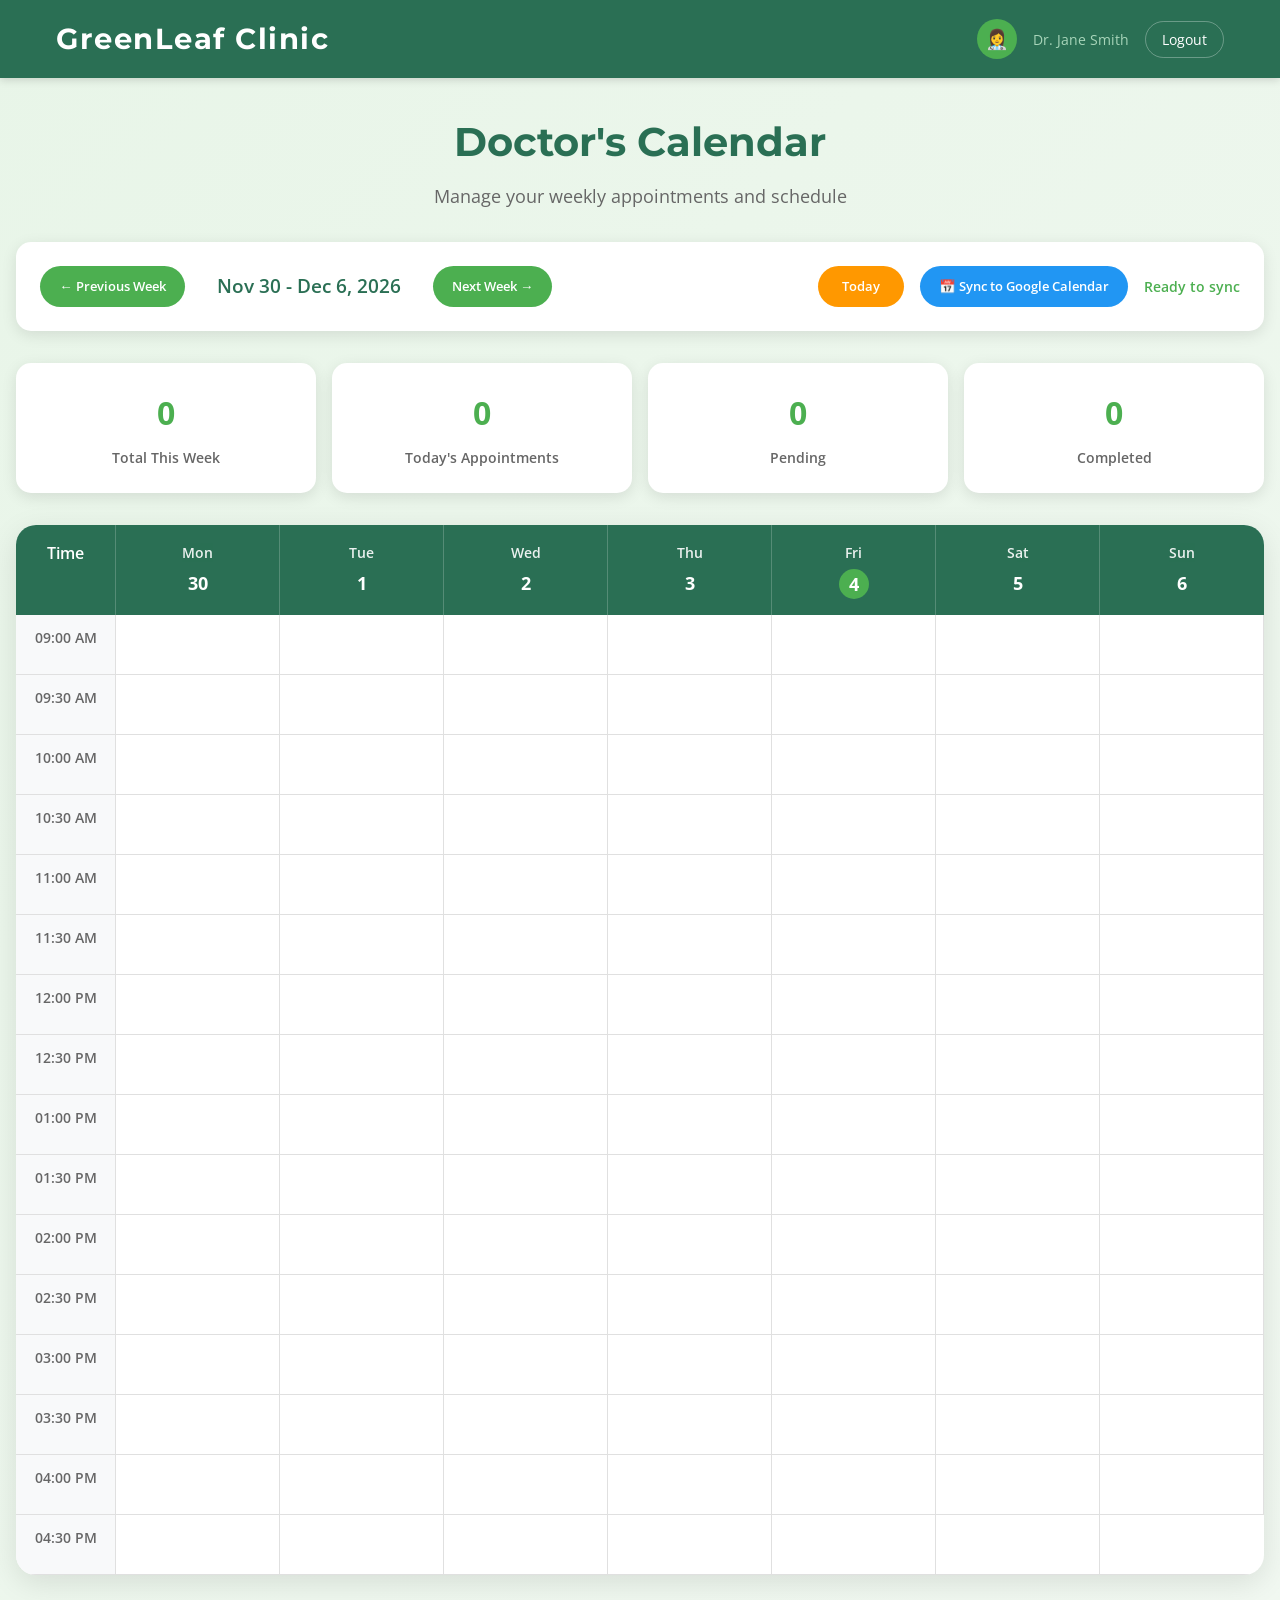
<file: doctor-calendar.html>
<!DOCTYPE html>
<html lang="en">
<head>
  <meta charset="UTF-8">
  <meta name="viewport" content="width=device-width, initial-scale=1.0">
  <title>Doctor Portal - GreenLeaf Clinic</title>
  <link href="https://fonts.googleapis.com/css2?family=Open+Sans:wght@400;600&family=Montserrat:wght@700&display=swap" rel="stylesheet">
  <style>
    * {
      box-sizing: border-box;
      margin: 0;
      padding: 0;
      font-family: 'Open Sans', sans-serif;
    }

    body {
      background: linear-gradient(135deg, #e8f5e8, #f1f8f1);
      color: #2a3d3f;
      line-height: 1.6;
      min-height: 100vh;
    }

    .header {
      background: #2a6f54;
      color: white;
      padding: 1rem 0;
      box-shadow: 0 2px 8px rgba(0,0,0,0.15);
      position: sticky;
      top: 0;
      z-index: 1000;
    }

    .header .container {
      max-width: 1200px;
      margin: 0 auto;
      padding: 0 1rem;
      display: flex;
      justify-content: space-between;
      align-items: center;
    }

    .logo {
      font-family: 'Montserrat', sans-serif;
      font-weight: 700;
      font-size: 1.8rem;
      letter-spacing: 1.5px;
    }

    .doctor-info {
      display: flex;
      align-items: center;
      gap: 1rem;
    }

    .doctor-avatar {
      width: 40px;
      height: 40px;
      border-radius: 50%;
      background: #4caf50;
      display: flex;
      align-items: center;
      justify-content: center;
      font-size: 1.2rem;
      font-weight: bold;
    }

    .doctor-greeting {
      color: #a8d5ba;
      font-size: 0.9rem;
    }

    .logout-btn {
      background: transparent;
      color: white;
      border: 1px solid rgba(255,255,255,0.3);
      padding: 0.5rem 1rem;
      border-radius: 20px;
      cursor: pointer;
      font-size: 0.9rem;
      transition: all 0.3s ease;
    }

    .logout-btn:hover {
      background: rgba(255,255,255,0.1);
      border-color: rgba(255,255,255,0.5);
    }

    .main-container {
      max-width: 1400px;
      margin: 0 auto;
      padding: 2rem 1rem;
    }

    .dashboard-header {
      text-align: center;
      margin-bottom: 2rem;
    }

    .dashboard-header h1 {
      font-family: 'Montserrat', sans-serif;
      font-size: 2.5rem;
      color: #2a6f54;
      margin-bottom: 0.5rem;
    }

    .dashboard-subtitle {
      color: #666;
      font-size: 1.1rem;
      margin-bottom: 1.5rem;
    }

    .calendar-controls {
      display: flex;
      justify-content: space-between;
      align-items: center;
      margin-bottom: 2rem;
      background: white;
      padding: 1.5rem;
      border-radius: 15px;
      box-shadow: 0 4px 15px rgba(0,0,0,0.1);
    }

    .week-navigation {
      display: flex;
      align-items: center;
      gap: 1rem;
    }

    .nav-btn {
      background: #4caf50;
      color: white;
      border: none;
      padding: 0.7rem 1.2rem;
      border-radius: 25px;
      cursor: pointer;
      font-weight: 600;
      transition: all 0.3s ease;
      display: flex;
      align-items: center;
      gap: 0.5rem;
    }

    .nav-btn:hover {
      background: #388e3c;
      transform: translateY(-1px);
      box-shadow: 0 4px 12px rgba(76, 175, 80, 0.3);
    }

    .current-week {
      font-size: 1.2rem;
      font-weight: 600;
      color: #2a6f54;
      margin: 0 1rem;
    }

    .today-btn {
      background: #ff9800;
      color: white;
      border: none;
      padding: 0.7rem 1.5rem;
      border-radius: 25px;
      cursor: pointer;
      font-weight: 600;
      transition: all 0.3s ease;
    }

    .today-btn:hover {
      background: #f57c00;
      transform: translateY(-1px);
      box-shadow: 0 4px 12px rgba(255, 152, 0, 0.3);
    }

    .stats-overview {
      display: grid;
      grid-template-columns: repeat(auto-fit, minmax(200px, 1fr));
      gap: 1rem;
      margin-bottom: 2rem;
    }

    .stat-card {
      background: white;
      padding: 1.5rem;
      border-radius: 15px;
      box-shadow: 0 4px 15px rgba(0,0,0,0.1);
      text-align: center;
      transition: transform 0.3s ease;
    }

    .stat-card:hover {
      transform: translateY(-2px);
    }

    .stat-number {
      font-size: 2rem;
      font-weight: 700;
      color: #4caf50;
      margin-bottom: 0.5rem;
    }

    .stat-label {
      color: #666;
      font-size: 0.9rem;
      font-weight: 600;
    }

    .calendar-container {
      background: white;
      border-radius: 20px;
      box-shadow: 0 8px 30px rgba(0,0,0,0.1);
      overflow: hidden;
    }

    .calendar-header {
      display: grid;
      grid-template-columns: 100px repeat(7, 1fr);
      background: #2a6f54;
      color: white;
    }

    .calendar-cell {
      padding: 1rem;
      text-align: center;
      font-weight: 600;
      border-right: 1px solid rgba(255,255,255,0.2);
    }

    .calendar-cell:last-child {
      border-right: none;
    }

    .day-header {
      display: flex;
      flex-direction: column;
      align-items: center;
      gap: 0.3rem;
    }

    .day-name {
      font-size: 0.9rem;
      opacity: 0.9;
    }

    .day-date {
      font-size: 1.1rem;
      font-weight: 700;
    }

    .today-marker {
      background: #4caf50;
      color: white;
      border-radius: 50%;
      width: 30px;
      height: 30px;
      display: flex;
      align-items: center;
      justify-content: center;
    }

    .calendar-body {
      display: grid;
      grid-template-columns: 100px repeat(7, 1fr);
    }

    .time-slot {
      padding: 0.8rem 0.5rem;
      border-right: 1px solid #e0e0e0;
      border-bottom: 1px solid #e0e0e0;
      font-size: 0.85rem;
      font-weight: 600;
      color: #666;
      background: #f8f9fa;
      text-align: center;
    }

    .appointment-cell {
      border-right: 1px solid #e0e0e0;
      border-bottom: 1px solid #e0e0e0;
      padding: 0.3rem;
      min-height: 60px;
      position: relative;
    }

    .appointment-cell:last-child {
      border-right: none;
    }

    .appointment-block {
      background: linear-gradient(135deg, #4caf50, #66bb6a);
      color: white;
      padding: 0.4rem 0.6rem;
      border-radius: 8px;
      font-size: 0.75rem;
      line-height: 1.2;
      margin-bottom: 0.2rem;
      cursor: pointer;
      transition: all 0.3s ease;
      box-shadow: 0 2px 8px rgba(76, 175, 80, 0.3);
    }

    .appointment-block:hover {
      transform: translateY(-1px);
      box-shadow: 0 4px 12px rgba(76, 175, 80, 0.4);
    }

    .appointment-patient {
      font-weight: 600;
      margin-bottom: 0.2rem;
    }

    .appointment-type {
      opacity: 0.9;
      font-size: 0.7rem;
    }

    .appointment-cancelled {
      background: linear-gradient(135deg, #f44336, #ef5350);
      opacity: 0.7;
    }

    .appointment-completed {
      background: linear-gradient(135deg, #9e9e9e, #bdbdbd);
    }

    .no-appointments {
      display: flex;
      align-items: center;
      justify-content: center;
      color: #999;
      font-style: italic;
      height: 100%;
    }

    .appointment-modal {
      position: fixed;
      top: 0;
      left: 0;
      width: 100%;
      height: 100%;
      background: rgba(0,0,0,0.5);
      display: none;
      justify-content: center;
      align-items: center;
      z-index: 2000;
    }

    .modal-content {
      background: white;
      padding: 2rem;
      border-radius: 20px;
      max-width: 500px;
      width: 90%;
      max-height: 90vh;
      overflow-y: auto;
      box-shadow: 0 15px 40px rgba(0,0,0,0.3);
    }

    .modal-header {
      display: flex;
      justify-content: space-between;
      align-items: center;
      margin-bottom: 1.5rem;
    }

    .modal-title {
      font-family: 'Montserrat', sans-serif;
      font-size: 1.5rem;
      color: #2a6f54;
    }

    .close-btn {
      background: none;
      border: none;
      font-size: 1.5rem;
      cursor: pointer;
      color: #999;
      transition: color 0.3s ease;
    }

    .close-btn:hover {
      color: #666;
    }

    .appointment-details {
      display: grid;
      gap: 1rem;
    }

    .detail-row {
      display: flex;
      justify-content: space-between;
      padding: 0.8rem;
      background: #f8f9fa;
      border-radius: 8px;
    }

    .detail-label {
      font-weight: 600;
      color: #2a6f54;
    }

    .detail-value {
      color: #333;
    }

    .modal-actions {
      display: flex;
      gap: 1rem;
      justify-content: flex-end;
      margin-top: 2rem;
    }

    .action-btn {
      padding: 0.7rem 1.5rem;
      border: none;
      border-radius: 25px;
      cursor: pointer;
      font-weight: 600;
      transition: all 0.3s ease;
    }

    .btn-complete {
      background: #4caf50;
      color: white;
    }

    .btn-complete:hover {
      background: #388e3c;
      transform: translateY(-1px);
    }

    .btn-cancel {
      background: #f44336;
      color: white;
    }

    .btn-cancel:hover {
      background: #d32f2f;
      transform: translateY(-1px);
    }

    .calendar-sync {
      display: flex;
      align-items: center;
      gap: 1rem;
    }

    .sync-btn {
      background: #2196f3;
      color: white;
      border: none;
      padding: 0.7rem 1.2rem;
      border-radius: 25px;
      cursor: pointer;
      font-weight: 600;
      transition: all 0.3s ease;
      display: flex;
      align-items: center;
      gap: 0.5rem;
    }

    .sync-btn:hover {
      background: #1976d2;
      transform: translateY(-1px);
      box-shadow: 0 4px 12px rgba(33, 150, 243, 0.3);
    }

    .sync-status {
      font-size: 0.85rem;
      color: #4caf50;
      font-weight: 600;
    }

    @media (max-width: 1024px) {
      .calendar-header,
      .calendar-body {
        grid-template-columns: 80px repeat(7, 1fr);
      }
      
      .appointment-block {
        font-size: 0.7rem;
        padding: 0.3rem 0.4rem;
      }
    }

    @media (max-width: 768px) {
      .calendar-controls {
        flex-direction: column;
        gap: 1rem;
        text-align: center;
      }
      
      .week-navigation {
        flex-direction: column;
        gap: 0.5rem;
      }
      
      .current-week {
        margin: 0;
      }
      
      .calendar-header,
      .calendar-body {
        grid-template-columns: 60px repeat(7, 1fr);
      }
      
      .appointment-block {
        font-size: 0.65rem;
        padding: 0.2rem 0.3rem;
      }
      
      .day-header {
        font-size: 0.8rem;
      }
    }

    @media (max-width: 480px) {
      .stats-overview {
        grid-template-columns: repeat(2, 1fr);
      }
      
      .calendar-header,
      .calendar-body {
        grid-template-columns: 50px repeat(7, 1fr);
        font-size: 0.8rem;
      }
      
      .appointment-block {
        font-size: 0.6rem;
        padding: 0.2rem;
      }
    }
  </style>
</head>
<body>
  <header class="header">
    <div class="container">
      <div class="logo">GreenLeaf Clinic</div>
      <div class="doctor-info">
        <div class="doctor-avatar" id="doctor-avatar">👨‍⚕️</div>
        <span class="doctor-greeting">Dr. <span id="doctor-name">Loading...</span></span>
        <button class="logout-btn" onclick="logout()">Logout</button>
      </div>
    </div>
  </header>

  <div class="main-container">
    <div class="dashboard-header">
      <h1>Doctor's Calendar</h1>
      <p class="dashboard-subtitle">Manage your weekly appointments and schedule</p>
    </div>

    <div class="calendar-controls">
      <div class="week-navigation">
        <button class="nav-btn" onclick="navigateWeek(-1)">
          ← Previous Week
        </button>
        <span class="current-week" id="current-week">Loading...</span>
        <button class="nav-btn" onclick="navigateWeek(1)">
          Next Week →
        </button>
      </div>
      
      <div class="calendar-sync">
        <button class="today-btn" onclick="goToToday()">Today</button>
        <button class="sync-btn" onclick="syncToGoogleCalendar()">
          📅 Sync to Google Calendar
        </button>
        <span class="sync-status" id="sync-status">Ready to sync</span>
      </div>
    </div>

    <div class="stats-overview">
      <div class="stat-card">
        <div class="stat-number" id="total-appointments">0</div>
        <div class="stat-label">Total This Week</div>
      </div>
      <div class="stat-card">
        <div class="stat-number" id="today-appointments">0</div>
        <div class="stat-label">Today's Appointments</div>
      </div>
      <div class="stat-card">
        <div class="stat-number" id="pending-appointments">0</div>
        <div class="stat-label">Pending</div>
      </div>
      <div class="stat-card">
        <div class="stat-number" id="completed-appointments">0</div>
        <div class="stat-label">Completed</div>
      </div>
    </div>

    <div class="calendar-container">
      <div class="calendar-header">
        <div class="calendar-cell">Time</div>
        <div class="calendar-cell">
          <div class="day-header">
            <div class="day-name">Mon</div>
            <div class="day-date" id="mon-date">1</div>
          </div>
        </div>
        <div class="calendar-cell">
          <div class="day-header">
            <div class="day-name">Tue</div>
            <div class="day-date" id="tue-date">2</div>
          </div>
        </div>
        <div class="calendar-cell">
          <div class="day-header">
            <div class="day-name">Wed</div>
            <div class="day-date" id="wed-date">3</div>
          </div>
        </div>
        <div class="calendar-cell">
          <div class="day-header">
            <div class="day-name">Thu</div>
            <div class="day-date" id="thu-date">4</div>
          </div>
        </div>
        <div class="calendar-cell">
          <div class="day-header">
            <div class="day-name">Fri</div>
            <div class="day-date" id="fri-date">5</div>
          </div>
        </div>
        <div class="calendar-cell">
          <div class="day-header">
            <div class="day-name">Sat</div>
            <div class="day-date" id="sat-date">6</div>
          </div>
        </div>
        <div class="calendar-cell">
          <div class="day-header">
            <div class="day-name">Sun</div>
            <div class="day-date" id="sun-date">7</div>
          </div>
        </div>
      </div>
      
      <div class="calendar-body" id="calendar-body">
        <!-- Calendar grid will be populated by JavaScript -->
      </div>
    </div>
  </div>

  <!-- Appointment Details Modal -->
  <div class="appointment-modal" id="appointment-modal">
    <div class="modal-content">
      <div class="modal-header">
        <h3 class="modal-title">Appointment Details</h3>
        <button class="close-btn" onclick="closeModal()">&times;</button>
      </div>
      
      <div class="appointment-details" id="appointment-details">
        <!-- Details will be populated by JavaScript -->
      </div>
      
      <div class="modal-actions">
        <button class="action-btn btn-complete" onclick="markAsCompleted()">Mark Completed</button>
        <button class="action-btn btn-cancel" onclick="cancelAppointment()">Cancel Appointment</button>
      </div>
    </div>
  </div>

  <script>
    // Calendar state
    let currentWeekStart = new Date();
    let currentDoctor = null;
    let selectedAppointment = null;
    let appointments = [];

    // Working hours (9 AM to 5 PM)
    const workingHours = [
      '09:00 AM', '09:30 AM', '10:00 AM', '10:30 AM', '11:00 AM', '11:30 AM',
      '12:00 PM', '12:30 PM', '01:00 PM', '01:30 PM', '02:00 PM', '02:30 PM',
      '03:00 PM', '03:30 PM', '04:00 PM', '04:30 PM'
    ];

    // Doctor login simulation (in real app, this would come from authentication)
    const doctors = {
      'dr-jane-smith': { name: 'Jane Smith', avatar: '👩‍⚕️' },
      'dr-michael-lee': { name: 'Michael Lee', avatar: '👨‍⚕️' },
      'dr-sarah-khan': { name: 'Sarah Khan', avatar: '👩‍⚕️' }
    };

    // Initialize the calendar
    document.addEventListener('DOMContentLoaded', function() {
      // Simulate doctor login (in real app, get from session/auth)
      const urlParams = new URLSearchParams(window.location.search);
      const doctorId = urlParams.get('doctor') || 'dr-jane-smith';
      currentDoctor = doctors[doctorId];
      
      if (!currentDoctor) {
        alert('Invalid doctor access. Redirecting to login.');
        window.location.href = 'login.html';
        return;
      }

      document.getElementById('doctor-name').textContent = currentDoctor.name;
      document.getElementById('doctor-avatar').textContent = currentDoctor.avatar;

      // Set current week to start of this week (Monday)
      setWeekStart(new Date());
      
      // Load appointments
      loadAppointments();
      
      // Render calendar
      renderCalendar();
    });

    function setWeekStart(date) {
      const d = new Date(date);
      const day = d.getDay();
      const diff = d.getDate() - day + (day === 0 ? -6 : 1); // Adjust when day is Sunday
      currentWeekStart = new Date(d.setDate(diff));
    }

    function loadAppointments() {
      // Load appointments from localStorage (in real app, this would be an API call)
      const allAppointments = JSON.parse(localStorage.getItem('appointments') || '[]');
      
      // Filter appointments for current doctor
      const doctorKey = Object.keys(doctors).find(key => doctors[key].name === currentDoctor.name);
      appointments = allAppointments.filter(apt => apt.doctor === doctorKey);
    }

    function renderCalendar() {
      updateWeekDisplay();
      updateStats();
      generateCalendarGrid();
      populateAppointments();
    }

    function updateWeekDisplay() {
      const endOfWeek = new Date(currentWeekStart);
      endOfWeek.setDate(currentWeekStart.getDate() + 6);
      
      const startStr = currentWeekStart.toLocaleDateString('en-US', { month: 'short', day: 'numeric' });
      const endStr = endOfWeek.toLocaleDateString('en-US', { month: 'short', day: 'numeric', year: 'numeric' });
      
      document.getElementById('current-week').textContent = `${startStr} - ${endStr}`;

      // Update day headers
      const days = ['mon', 'tue', 'wed', 'thu', 'fri', 'sat', 'sun'];
      const today = new Date();
      
      for (let i = 0; i < 7; i++) {
        const dayDate = new Date(currentWeekStart);
        dayDate.setDate(currentWeekStart.getDate() + i);
        
        const dateElement = document.getElementById(`${days[i]}-date`);
        const isToday = dayDate.toDateString() === today.toDateString();
        
        if (isToday) {
          dateElement.innerHTML = `<div class="today-marker">${dayDate.getDate()}</div>`;
        } else {
          dateElement.textContent = dayDate.getDate();
        }
      }
    }

    function updateStats() {
      const weekStart = new Date(currentWeekStart);
      const weekEnd = new Date(currentWeekStart);
      weekEnd.setDate(weekStart.getDate() + 7);
      
      const today = new Date().toDateString();
      
      // Filter appointments for current week
      const weekAppointments = appointments.filter(apt => {
        const aptDate = new Date(apt.date);
        return aptDate >= weekStart && aptDate < weekEnd;
      });
      
      const todayAppointments = weekAppointments.filter(apt => 
        new Date(apt.date).toDateString() === today
      );
      
      const pendingAppointments = weekAppointments.filter(apt => 
        apt.status === 'confirmed' && new Date(apt.date) >= new Date()
      );
      
      const completedAppointments = weekAppointments.filter(apt => 
        apt.status === 'completed'
      );

      document.getElementById('total-appointments').textContent = weekAppointments.length;
      document.getElementById('today-appointments').textContent = todayAppointments.length;
      document.getElementById('pending-appointments').textContent = pendingAppointments.length;
      document.getElementById('completed-appointments').textContent = completedAppointments.length;
    }

    function generateCalendarGrid() {
      const calendarBody = document.getElementById('calendar-body');
      calendarBody.innerHTML = '';

      workingHours.forEach(hour => {
        // Time slot cell
        const timeCell = document.createElement('div');
        timeCell.className = 'time-slot';
        timeCell.textContent = hour;
        calendarBody.appendChild(timeCell);

        // Day cells for this hour
        for (let day = 0; day < 7; day++) {
          const dayCell = document.createElement('div');
          dayCell.className = 'appointment-cell';
          dayCell.dataset.day = day;
          dayCell.dataset.time = hour;
          calendarBody.appendChild(dayCell);
        }
      });
    }

    function populateAppointments() {
      // Clear existing appointments
      document.querySelectorAll('.appointment-block').forEach(block => block.remove());

      appointments.forEach(appointment => {
        const aptDate = new Date(appointment.date);
        const weekStart = new Date(currentWeekStart);
        const weekEnd = new Date(currentWeekStart);
        weekEnd.setDate(weekStart.getDate() + 7);

        // Check if appointment is in current week
        if (aptDate >= weekStart && aptDate < weekEnd) {
          const dayOfWeek = aptDate.getDay();
          const adjustedDay = dayOfWeek === 0 ? 6 : dayOfWeek - 1; // Convert Sunday=0 to Sunday=6
          
          const cell = document.querySelector(`[data-day="${adjustedDay}"][data-time="${appointment.time}"]`);
          
          if (cell) {
            const appointmentBlock = document.createElement('div');
            appointmentBlock.className = 'appointment-block';
            
            if (appointment.status === 'cancelled') {
              appointmentBlock.classList.add('appointment-cancelled');
            } else if (appointment.status === 'completed') {
              appointmentBlock.classList.add('appointment-completed');
            }
            
            appointmentBlock.innerHTML = `
              <div class="appointment-patient">${appointment.patient}</div>
              <div class="appointment-type">${appointment.visitTypeName}</div>
            `;
            
            appointmentBlock.onclick = () => showAppointmentDetails(appointment);
            cell.appendChild(appointmentBlock);
          }
        }
      });
    }

    function showAppointmentDetails(appointment) {
      selectedAppointment = appointment;
      
      const formattedDate = new Date(appointment.date).toLocaleDateString('en-US', {
        weekday: 'long',
        year: 'numeric',
        month: 'long',
        day: 'numeric'
      });

      const detailsContainer = document.getElementById('appointment-details');
      detailsContainer.innerHTML = `
        <div class="detail-row">
          <span class="detail-label">Patient:</span>
          <span class="detail-value">${appointment.patient}</span>
        </div>
        <div class="detail-row">
          <span class="detail-label">Date:</span>
          <span class="detail-value">${formattedDate}</span>
        </div>
        <div class="detail-row">
          <span class="detail-label">Time:</span>
          <span class="detail-value">${appointment.time}</span>
        </div>
        <div class="detail-row">
          <span class="detail-label">Visit Type:</span>
          <span class="detail-value">${appointment.visitTypeName}</span>
        </div>
        <div class="detail-row">
          <span class="detail-label">Contact Method:</span>
          <span class="detail-value">${appointment.contactMethodName}</span>
        </div>
        <div class="detail-row">
          <span class="detail-label">Status:</span>
          <span class="detail-value">${appointment.status}</span>
        </div>
        ${appointment.symptoms ? `
          <div class="detail-row">
            <span class="detail-label">Symptoms:</span>
            <span class="detail-value">${appointment.symptoms}</span>
          </div>
        ` : ''}
        <div class="detail-row">
          <span class="detail-label">Appointment ID:</span>
          <span class="detail-value">${appointment.id}</span>
        </div>
      `;

      document.getElementById('appointment-modal').style.display = 'flex';
    }

    function closeModal() {
      document.getElementById('appointment-modal').style.display = 'none';
      selectedAppointment = null;
    }

    function markAsCompleted() {
      if (!selectedAppointment) return;

      const allAppointments = JSON.parse(localStorage.getItem('appointments') || '[]');
      const index = allAppointments.findIndex(apt => apt.id === selectedAppointment.id);
      
      if (index !== -1) {
        allAppointments[index].status = 'completed';
        localStorage.setItem('appointments', JSON.stringify(allAppointments));
        
        alert(`Appointment for ${selectedAppointment.patient} marked as completed.`);
        
        // Refresh calendar
        loadAppointments();
        renderCalendar();
        closeModal();
      }
    }

    function cancelAppointment() {
      if (!selectedAppointment) return;
      
      if (confirm(`Are you sure you want to cancel the appointment for ${selectedAppointment.patient}?`)) {
        const allAppointments = JSON.parse(localStorage.getItem('appointments') || '[]');
        const index = allAppointments.findIndex(apt => apt.id === selectedAppointment.id);
        
        if (index !== -1) {
          allAppointments[index].status = 'cancelled';
          localStorage.setItem('appointments', JSON.stringify(allAppointments));
          
          alert(`Appointment for ${selectedAppointment.patient} has been cancelled.`);
          
          // Refresh calendar
          loadAppointments();
          renderCalendar();
          closeModal();
        }
      }
    }

    function navigateWeek(direction) {
      const newWeekStart = new Date(currentWeekStart);
      newWeekStart.setDate(currentWeekStart.getDate() + (direction * 7));
      currentWeekStart = newWeekStart;
      renderCalendar();
    }

    function goToToday() {
      setWeekStart(new Date());
      renderCalendar();
    }

    function syncToGoogleCalendar() {
      // This function would integrate with Google Calendar API
      const syncStatus = document.getElementById('sync-status');
      syncStatus.textContent = 'Syncing...';
      syncStatus.style.color = '#ff9800';
      
      // Simulate API call
      setTimeout(() => {
        // In a real implementation, this would:
        // 1. Authenticate with Google Calendar API
        // 2. Create/update calendar events for appointments
        // 3. Handle conflicts and duplicates
        
        const weekStart = new Date(currentWeekStart);
        const weekEnd = new Date(currentWeekStart);
        weekEnd.setDate(weekStart.getDate() + 7);
        
        const weekAppointments = appointments.filter(apt => {
          const aptDate = new Date(apt.date);
          return aptDate >= weekStart && aptDate < weekEnd && apt.status !== 'cancelled';
        });
        
        // Simulate Google Calendar API integration
        syncToGoogleCalendarAPI(weekAppointments).then(() => {
          syncStatus.textContent = `Synced ${weekAppointments.length} appointments`;
          syncStatus.style.color = '#4caf50';
          
          setTimeout(() => {
            syncStatus.textContent = 'Ready to sync';
            syncStatus.style.color = '#4caf50';
          }, 3000);
        });
      }, 1500);
    }

    async function syncToGoogleCalendarAPI(appointmentsToSync) {
      // This is a placeholder for Google Calendar API integration
      // In a real implementation, you would:
      
      return new Promise((resolve) => {
        console.log('Syncing appointments to Google Calendar:', appointmentsToSync);
        
        appointmentsToSync.forEach(appointment => {
          const event = {
            summary: `Patient: ${appointment.patient}`,
            description: `
              Visit Type: ${appointment.visitTypeName}
              Contact Method: ${appointment.contactMethodName}
              ${appointment.symptoms ? `Symptoms: ${appointment.symptoms}` : ''}
              Appointment ID: ${appointment.id}
            `,
            start: {
              dateTime: convertToGoogleDateTime(appointment.date, appointment.time),
              timeZone: 'America/Toronto'
            },
            end: {
              dateTime: convertToGoogleDateTime(appointment.date, appointment.time, 30), // 30 min duration
              timeZone: 'America/Toronto'
            },
            attendees: [
              {
                email: `${appointment.patient.toLowerCase().replace(' ', '.')}@example.com`,
                displayName: appointment.patient
              }
            ],
            reminders: {
              useDefault: false,
              overrides: [
                { method: 'email', minutes: 24 * 60 }, // 24 hours before
                { method: 'popup', minutes: 30 }       // 30 minutes before
              ]
            }
          };
          
          console.log('Would create Google Calendar event:', event);
        });
        
        // Simulate API delay
        setTimeout(resolve, 1000);
      });
    }

    function convertToGoogleDateTime(date, time, additionalMinutes = 0) {
      // Convert appointment date and time to Google Calendar format
      const [timePart, period] = time.split(' ');
      const [hours, minutes] = timePart.split(':');
      
      let hour24 = parseInt(hours);
      if (period === 'PM' && hour24 !== 12) hour24 += 12;
      if (period === 'AM' && hour24 === 12) hour24 = 0;
      
      const dateTime = new Date(date);
      dateTime.setHours(hour24, parseInt(minutes) + additionalMinutes, 0, 0);
      
      return dateTime.toISOString();
    }

    function logout() {
      if (confirm('Are you sure you want to logout?')) {
        // Clear doctor session
        window.location.href = 'index.html';
      }
    }

    // Close modal when clicking outside
    document.getElementById('appointment-modal').addEventListener('click', function(e) {
      if (e.target === this) {
        closeModal();
      }
    });

    // Keyboard shortcuts
    document.addEventListener('keydown', function(e) {
      if (e.key === 'Escape') {
        closeModal();
      } else if (e.key === 'ArrowLeft' && e.ctrlKey) {
        navigateWeek(-1);
      } else if (e.key === 'ArrowRight' && e.ctrlKey) {
        navigateWeek(1);
      } else if (e.key === 't' && e.ctrlKey) {
        e.preventDefault();
        goToToday();
      }
    });

    // Auto-refresh appointments every 5 minutes (in case of new bookings)
    setInterval(() => {
      loadAppointments();
      renderCalendar();
    }, 5 * 60 * 1000);

    // Sample data generator for testing (remove in production)
    function generateSampleAppointments() {
      const sampleAppointments = [
        {
          id: 'APT' + Date.now() + '001',
          patient: 'John Doe',
          doctor: 'dr-jane-smith',
          doctorName: 'Dr. Jane Smith - General Practitioner',
          date: new Date().toISOString().split('T')[0],
          time: '09:00 AM',
          visitType: 'routine-checkup',
          visitTypeName: 'Routine Checkup',
          symptoms: 'Annual health checkup',
          contactMethod: 'phone',
          contactMethodName: 'Phone Call',
          status: 'confirmed',
          timestamp: new Date().toISOString()
        },
        {
          id: 'APT' + Date.now() + '002',
          patient: 'Sarah Wilson',
          doctor: 'dr-jane-smith',
          doctorName: 'Dr. Jane Smith - General Practitioner',
          date: new Date().toISOString().split('T')[0],
          time: '10:30 AM',
          visitType: 'consultation',
          visitTypeName: 'New Consultation',
          symptoms: 'Flu-like symptoms',
          contactMethod: 'email',
          contactMethodName: 'Email',
          status: 'confirmed',
          timestamp: new Date().toISOString()
        }
      ];

      // Add sample appointments if none exist
      const existingAppointments = JSON.parse(localStorage.getItem('appointments') || '[]');
      if (existingAppointments.length === 0) {
        localStorage.setItem('appointments', JSON.stringify(sampleAppointments));
        console.log('Sample appointments generated for testing');
      }
    }

    // Uncomment the line below to generate sample data for testing
    // generateSampleAppointments();
  </script>
</body>
</html>
</file>
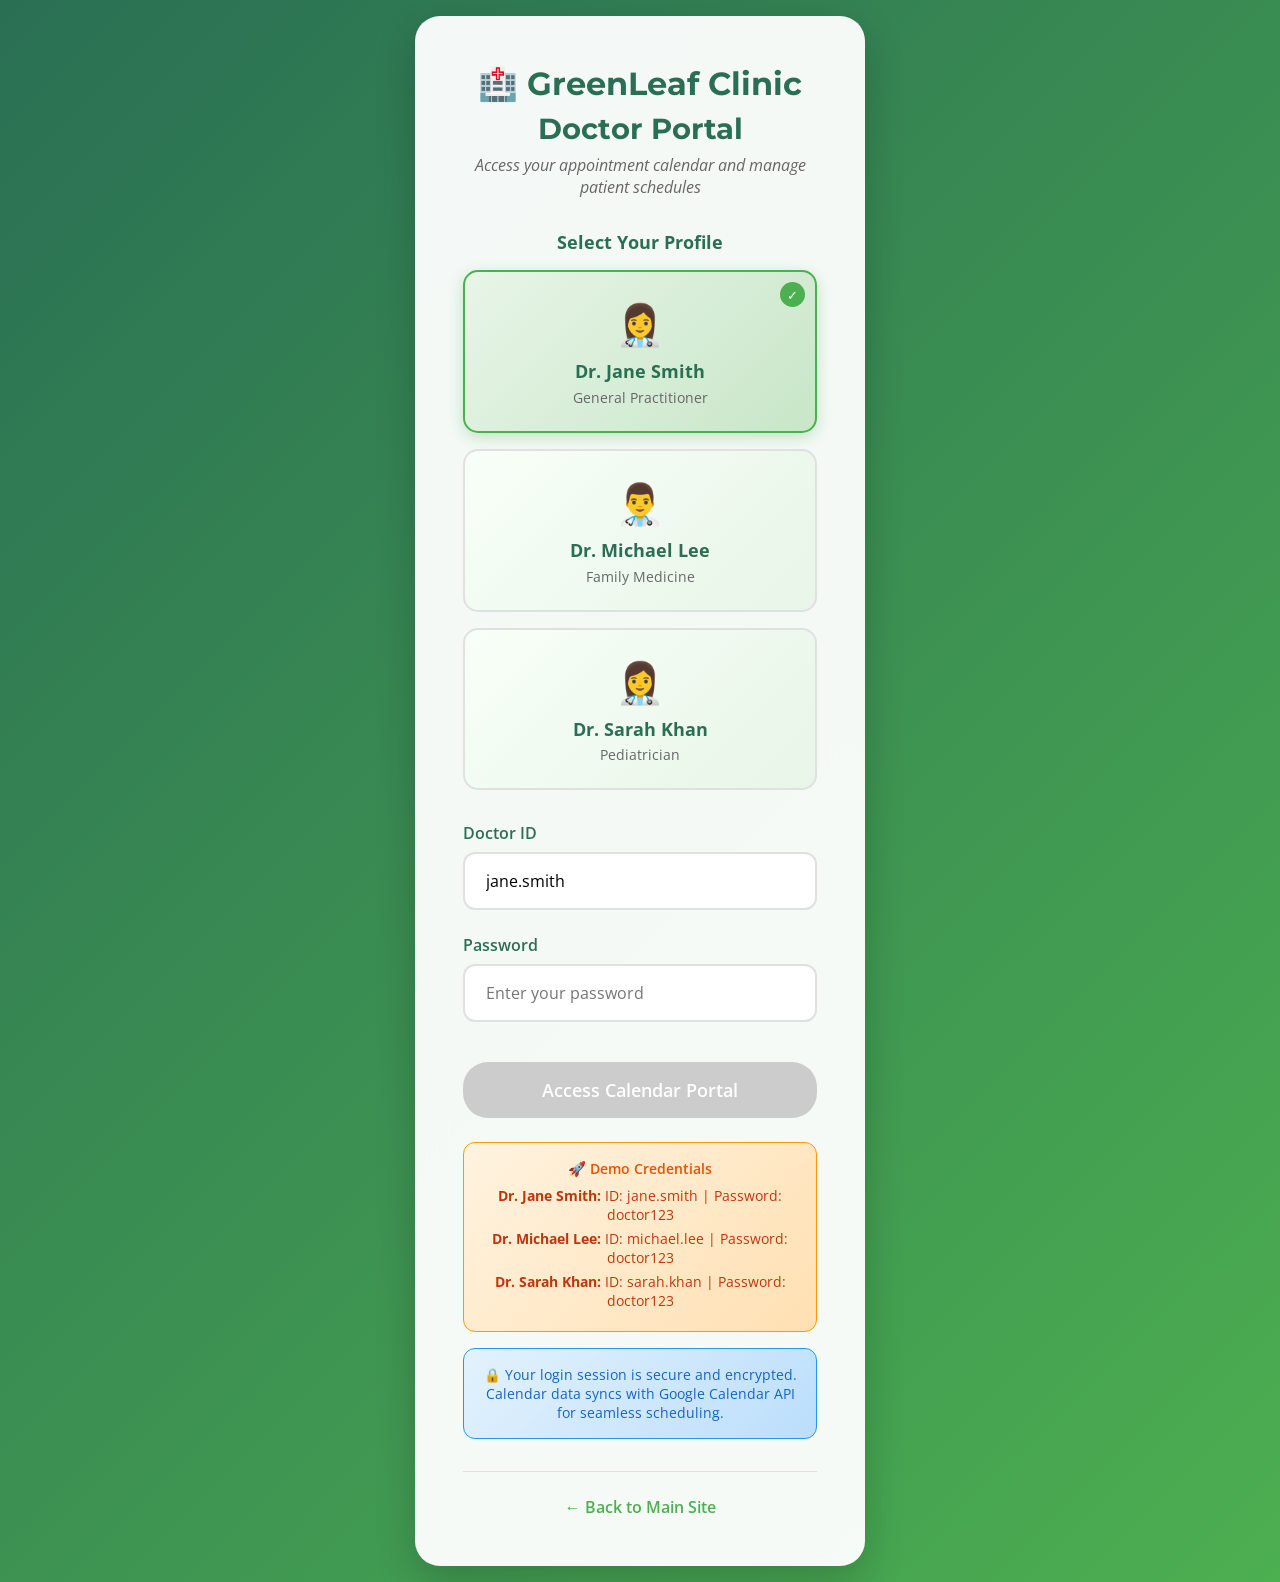
<file: doctor-login.html>
<!DOCTYPE html>
<html lang="en">
<head>
  <meta charset="UTF-8">
  <meta name="viewport" content="width=device-width, initial-scale=1.0">
  <title>Doctor Portal Login - GreenLeaf Clinic</title>
  <link href="https://fonts.googleapis.com/css2?family=Open+Sans:wght@400;600&family=Montserrat:wght@700&display=swap" rel="stylesheet">
  <style>
    * {
      box-sizing: border-box;
      margin: 0;
      padding: 0;
      font-family: 'Open Sans', sans-serif;
    }

    body {
      background: linear-gradient(135deg, #2a6f54, #4caf50);
      min-height: 100vh;
      display: flex;
      align-items: center;
      justify-content: center;
      padding: 1rem;
    }

    .login-container {
      background: rgba(255, 255, 255, 0.95);
      backdrop-filter: blur(15px);
      padding: 3rem;
      border-radius: 25px;
      box-shadow: 0 15px 40px rgba(0,0,0,0.2);
      max-width: 450px;
      width: 100%;
      text-align: center;
      opacity: 0;
      animation: fadeInUp 0.8s ease-out forwards;
    }

    .clinic-logo {
      font-family: 'Montserrat', sans-serif;
      font-size: 2rem;
      color: #2a6f54;
      margin-bottom: 0.5rem;
      font-weight: 700;
    }

    .portal-title {
      font-family: 'Montserrat', sans-serif;
      font-size: 1.8rem;
      color: #2a6f54;
      margin-bottom: 0.5rem;
    }

    .portal-subtitle {
      color: #666;
      margin-bottom: 2rem;
      font-style: italic;
    }

    .doctor-selection {
      margin-bottom: 2rem;
    }

    .doctor-cards {
      display: grid;
      gap: 1rem;
      margin-bottom: 1.5rem;
    }

    .doctor-card {
      background: linear-gradient(135deg, #f8fff8, #e8f5e8);
      border: 2px solid #e0e0e0;
      border-radius: 15px;
      padding: 1.5rem;
      cursor: pointer;
      transition: all 0.3s ease;
      position: relative;
    }

    .doctor-card:hover {
      border-color: #4caf50;
      transform: translateY(-2px);
      box-shadow: 0 8px 25px rgba(76, 175, 80, 0.2);
    }

    .doctor-card.selected {
      border-color: #4caf50;
      background: linear-gradient(135deg, #e8f5e8, #c8e6c8);
      box-shadow: 0 4px 15px rgba(76, 175, 80, 0.3);
    }

    .doctor-avatar {
      font-size: 2.5rem;
      margin-bottom: 0.5rem;
    }

    .doctor-name {
      font-weight: 700;
      color: #2a6f54;
      font-size: 1.1rem;
      margin-bottom: 0.3rem;
    }

    .doctor-specialty {
      color: #666;
      font-size: 0.9rem;
    }

    .selected-indicator {
      position: absolute;
      top: 10px;
      right: 10px;
      background: #4caf50;
      color: white;
      border-radius: 50%;
      width: 25px;
      height: 25px;
      display: none;
      align-items: center;
      justify-content: center;
      font-size: 0.8rem;
    }

    .doctor-card.selected .selected-indicator {
      display: flex;
    }

    .login-form {
      display: flex;
      flex-direction: column;
      gap: 1.5rem;
    }

    .form-group {
      text-align: left;
    }

    .form-group label {
      display: block;
      color: #2a6f54;
      font-weight: 600;
      margin-bottom: 0.5rem;
    }

    .form-group input {
      width: 100%;
      padding: 1rem 1.3rem;
      border: 2px solid #e0e0e0;
      border-radius: 12px;
      font-size: 1rem;
      transition: all 0.3s ease;
    }

    .form-group input:focus {
      outline: none;
      border-color: #4caf50;
      box-shadow: 0 0 0 3px rgba(76, 175, 80, 0.1);
    }

    .login-btn {
      background: linear-gradient(135deg, #4caf50, #388e3c);
      color: white;
      padding: 1rem 2rem;
      border: none;
      border-radius: 25px;
      font-size: 1.1rem;
      font-weight: 600;
      cursor: pointer;
      transition: all 0.3s ease;
      margin-top: 1rem;
    }

    .login-btn:hover:not(:disabled) {
      transform: translateY(-2px);
      box-shadow: 0 8px 25px rgba(76, 175, 80, 0.4);
    }

    .login-btn:disabled {
      background: #ccc;
      cursor: not-allowed;
    }

    .demo-credentials {
      background: linear-gradient(135deg, #fff3e0, #ffe0b2);
      border: 1px solid #ff9800;
      border-radius: 12px;
      padding: 1rem;
      margin-top: 1.5rem;
      font-size: 0.9rem;
    }

    .demo-title {
      font-weight: 600;
      color: #e65100;
      margin-bottom: 0.5rem;
    }

    .demo-item {
      margin: 0.3rem 0;
      color: #bf360c;
    }

    .back-link {
      margin-top: 2rem;
      padding-top: 1.5rem;
      border-top: 1px solid #e0e0e0;
    }

    .back-link a {
      color: #4caf50;
      text-decoration: none;
      font-weight: 600;
      transition: color 0.3s ease;
    }

    .back-link a:hover {
      color: #388e3c;
    }

    .security-info {
      background: linear-gradient(135deg, #e3f2fd, #bbdefb);
      border: 1px solid #2196f3;
      border-radius: 12px;
      padding: 1rem;
      margin-top: 1rem;
      font-size: 0.85rem;
      color: #1565c0;
    }

    @keyframes fadeInUp {
      from {
        opacity: 0;
        transform: translateY(30px);
      }
      to {
        opacity: 1;
        transform: translateY(0);
      }
    }

    @media (max-width: 768px) {
      .login-container {
        padding: 2rem 1.5rem;
        margin: 1rem;
      }
      
      .portal-title {
        font-size: 1.5rem;
      }
      
      .doctor-avatar {
        font-size: 2rem;
      }
    }
  </style>
</head>
<body>
  <div class="login-container">
    <div class="clinic-logo">🏥 GreenLeaf Clinic</div>
    <h2 class="portal-title">Doctor Portal</h2>
    <p class="portal-subtitle">Access your appointment calendar and manage patient schedules</p>
    
    <div class="doctor-selection">
      <h3 style="color: #2a6f54; margin-bottom: 1rem; font-size: 1.1rem;">Select Your Profile</h3>
      <div class="doctor-cards">
        <div class="doctor-card" data-doctor="dr-jane-smith" onclick="selectDoctor(this)">
          <div class="selected-indicator">✓</div>
          <div class="doctor-avatar">👩‍⚕️</div>
          <div class="doctor-name">Dr. Jane Smith</div>
          <div class="doctor-specialty">General Practitioner</div>
        </div>
        
        <div class="doctor-card" data-doctor="dr-michael-lee" onclick="selectDoctor(this)">
          <div class="selected-indicator">✓</div>
          <div class="doctor-avatar">👨‍⚕️</div>
          <div class="doctor-name">Dr. Michael Lee</div>
          <div class="doctor-specialty">Family Medicine</div>
        </div>
        
        <div class="doctor-card" data-doctor="dr-sarah-khan" onclick="selectDoctor(this)">
          <div class="selected-indicator">✓</div>
          <div class="doctor-avatar">👩‍⚕️</div>
          <div class="doctor-name">Dr. Sarah Khan</div>
          <div class="doctor-specialty">Pediatrician</div>
        </div>
      </div>
    </div>

    <form class="login-form" onsubmit="handleLogin(event)">
      <div class="form-group">
        <label for="doctor-id">Doctor ID</label>
        <input type="text" id="doctor-id" placeholder="Enter your doctor ID" required>
      </div>
      
      <div class="form-group">
        <label for="password">Password</label>
        <input type="password" id="password" placeholder="Enter your password" required>
      </div>
      
      <button type="submit" class="login-btn" id="login-btn" disabled>
        Access Calendar Portal
      </button>
    </form>

    <div class="demo-credentials">
      <div class="demo-title">🚀 Demo Credentials</div>
      <div class="demo-item"><strong>Dr. Jane Smith:</strong> ID: jane.smith | Password: doctor123</div>
      <div class="demo-item"><strong>Dr. Michael Lee:</strong> ID: michael.lee | Password: doctor123</div>
      <div class="demo-item"><strong>Dr. Sarah Khan:</strong> ID: sarah.khan | Password: doctor123</div>
    </div>

    <div class="security-info">
      🔒 Your login session is secure and encrypted. Calendar data syncs with Google Calendar API for seamless scheduling.
    </div>

    <div class="back-link">
      <a href="index.html">← Back to Main Site</a>
    </div>
  </div>

  <script>
    let selectedDoctorId = null;

    // Doctor credentials (in production, this would be handled by a secure backend)
    const doctorCredentials = {
      'dr-jane-smith': { id: 'jane.smith', password: 'doctor123', name: 'Dr. Jane Smith' },
      'dr-michael-lee': { id: 'michael.lee', password: 'doctor123', name: 'Dr. Michael Lee' },
      'dr-sarah-khan': { id: 'sarah.khan', password: 'doctor123', name: 'Dr. Sarah Khan' }
    };

    function selectDoctor(cardElement) {
      // Remove selection from all cards
      document.querySelectorAll('.doctor-card').forEach(card => {
        card.classList.remove('selected');
      });
      
      // Select the clicked card
      cardElement.classList.add('selected');
      selectedDoctorId = cardElement.dataset.doctor;
      
      // Auto-fill the doctor ID field
      const doctor = doctorCredentials[selectedDoctorId];
      if (doctor) {
        document.getElementById('doctor-id').value = doctor.id;
        updateLoginButton();
      }
    }

    function updateLoginButton() {
      const doctorId = document.getElementById('doctor-id').value;
      const password = document.getElementById('password').value;
      const loginBtn = document.getElementById('login-btn');
      
      if (doctorId && password && selectedDoctorId) {
        loginBtn.disabled = false;
      } else {
        loginBtn.disabled = true;
      }
    }

    function handleLogin(event) {
      event.preventDefault();
      
      const doctorId = document.getElementById('doctor-id').value.trim();
      const password = document.getElementById('password').value.trim();
      
      if (!selectedDoctorId) {
        alert('Please select a doctor profile first.');
        return;
      }
      
      const doctor = doctorCredentials[selectedDoctorId];
      
      if (!doctor) {
        alert('Invalid doctor selection.');
        return;
      }
      
      // Validate credentials
      if (doctorId === doctor.id && password === doctor.password) {
        // Successful login
        showLoginSuccess(doctor.name);
        
        // Redirect to calendar portal with doctor parameter
        setTimeout(() => {
          window.location.href = `doctor-calendar.html?doctor=${selectedDoctorId}`;
        }, 2000);
      } else {
        alert('Invalid credentials. Please check your Doctor ID and password.');
        document.getElementById('password').value = '';
      }
    }

    function showLoginSuccess(doctorName) {
      const loginBtn = document.getElementById('login-btn');
      loginBtn.innerHTML = '✓ Login Successful! Redirecting...';
      loginBtn.style.background = '#4caf50';
      loginBtn.disabled = true;
      
      // Show success message
      const container = document.querySelector('.login-container');
      const successMessage = document.createElement('div');
      successMessage.style.cssText = `
        background: linear-gradient(135deg, #c8e6c8, #a5d6a5);
        border: 2px solid #4caf50;
        border-radius: 12px;
        padding: 1rem;
        margin-top: 1rem;
        color: #2e7d32;
        font-weight: 600;
        text-align: center;
      `;
      successMessage.innerHTML = `
        🎉 Welcome, ${doctorName}!<br>
        <small style="font-weight: normal; opacity: 0.8;">Loading your calendar portal...</small>
      `;
      container.appendChild(successMessage);
    }

    // Add event listeners for real-time validation
    document.getElementById('doctor-id').addEventListener('input', updateLoginButton);
    document.getElementById('password').addEventListener('input', updateLoginButton);

    // Auto-select first doctor for demo purposes
    document.addEventListener('DOMContentLoaded', function() {
      const firstCard = document.querySelector('.doctor-card');
      if (firstCard) {
        selectDoctor(firstCard);
      }
    });

    // Handle Enter key submission
    document.getElementById('password').addEventListener('keypress', function(e) {
      if (e.key === 'Enter' && !document.getElementById('login-btn').disabled) {
        handleLogin(e);
      }
    });

    // Handle doctor ID field changes to auto-select corresponding doctor
    document.getElementById('doctor-id').addEventListener('input', function(e) {
      const enteredId = e.target.value.trim();
      
      // Find matching doctor
      for (const [doctorKey, doctor] of Object.entries(doctorCredentials)) {
        if (doctor.id === enteredId) {
          const card = document.querySelector(`[data-doctor="${doctorKey}"]`);
          if (card) {
            selectDoctor(card);
          }
          break;
        }
      }
    });
  </script>
</body>
</html>
</file>
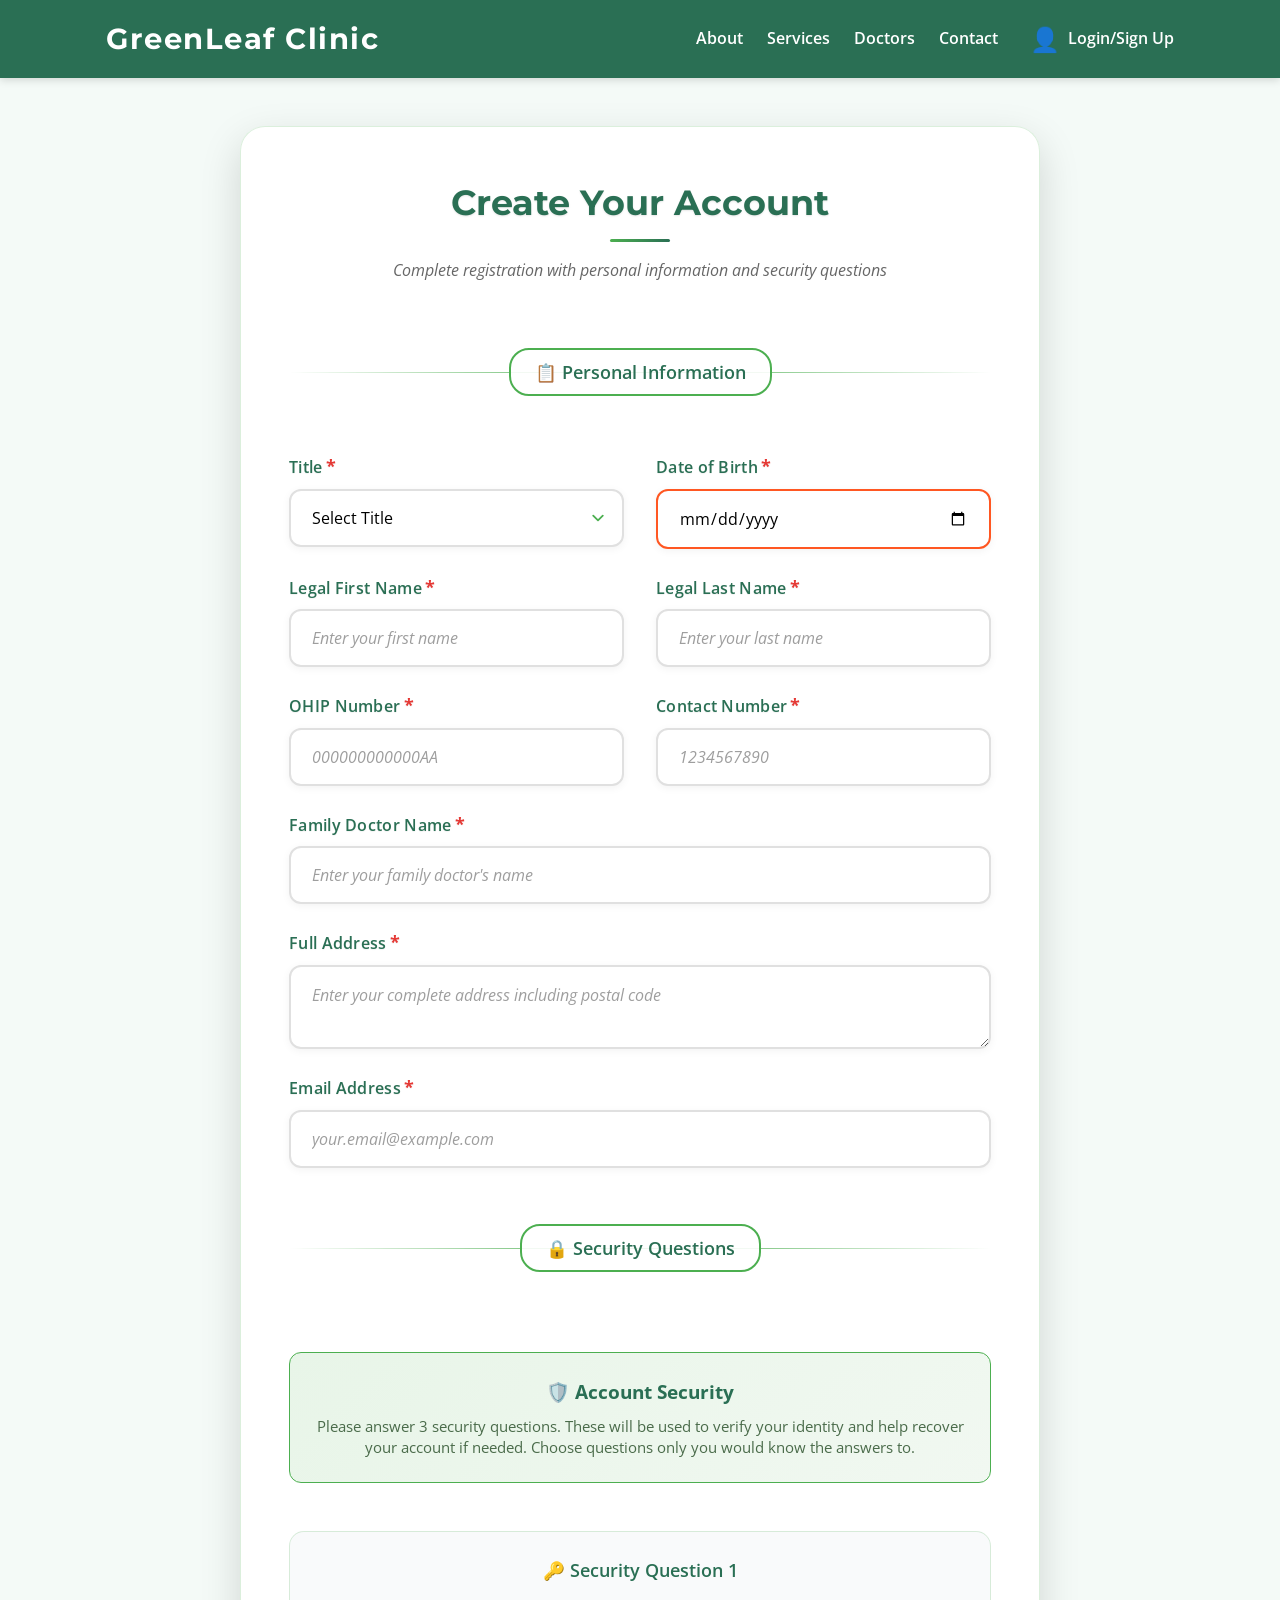
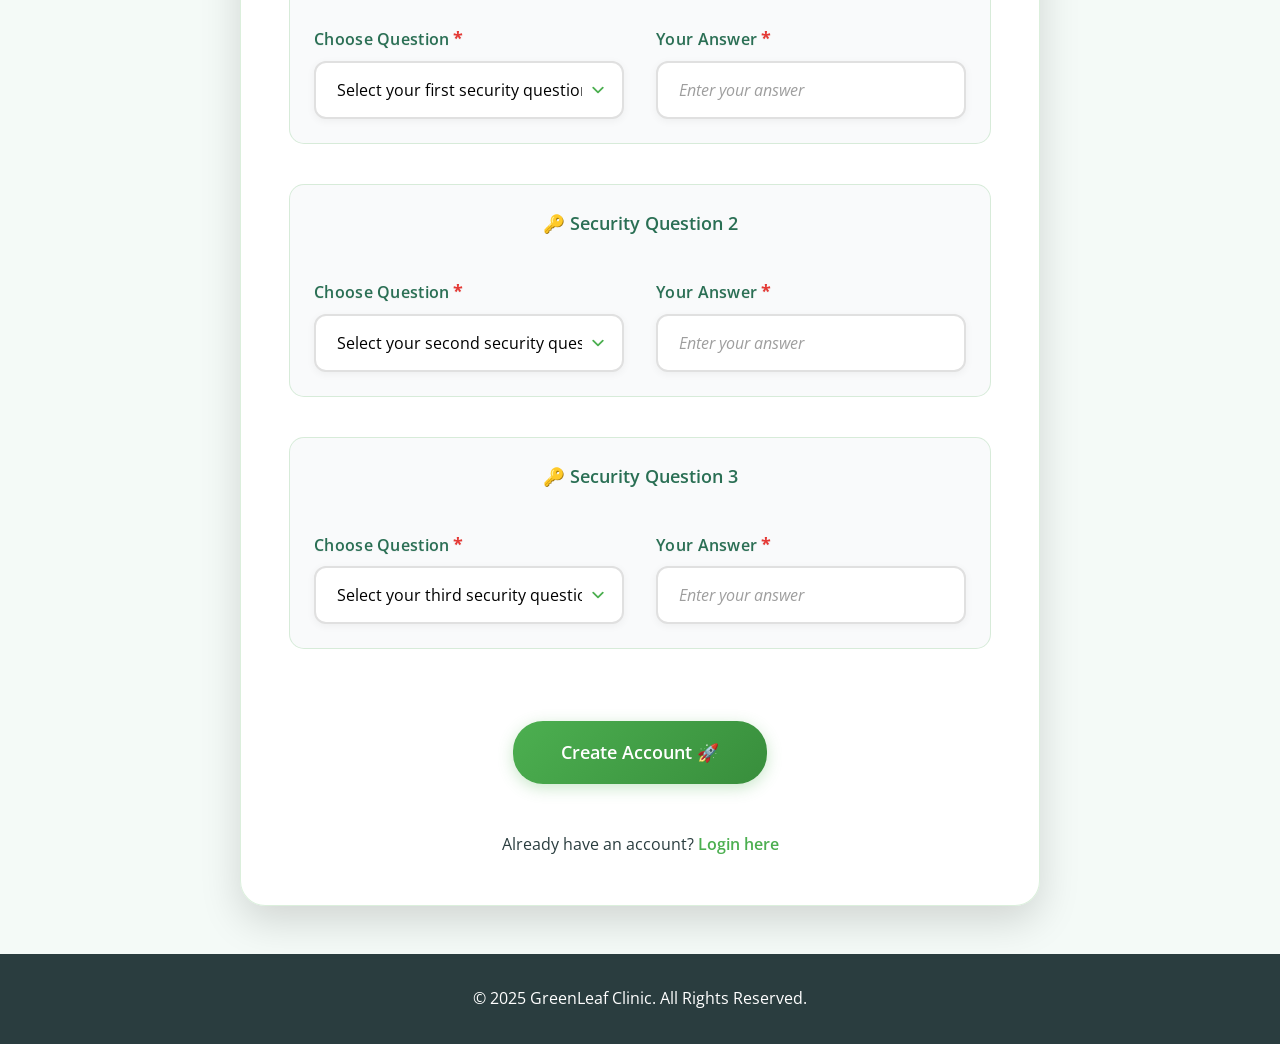
<file: register.html>
<!DOCTYPE html>
<html lang="en">
<head>
  <meta charset="UTF-8">
  <meta name="viewport" content="width=device-width, initial-scale=1.0">
  <title>Register - GreenLeaf Clinic</title>
  <link href="https://fonts.googleapis.com/css2?family=Open+Sans:wght@400;600&family=Montserrat:wght@700&display=swap" rel="stylesheet">
  <style>
    * {
      box-sizing: border-box;
      margin: 0;
      padding: 0;
      font-family: 'Open Sans', sans-serif;
    }

    body {
      background-color: #f4faf7;
      color: #2a3d3f;
      line-height: 1.6;
    }

    .container {
      max-width: 1100px;
      margin: 0 auto;
      padding: 0 1rem;
    }

    /* Header */
    .header {
      background: #2a6f54;
      color: white;
      padding: 1rem 0;
      box-shadow: 0 2px 8px rgba(0,0,0,0.15);
      position: sticky;
      top: 0;
      z-index: 1000;
    }

    .header .container {
      display: flex;
      justify-content: space-between;
      align-items: center;
    }

    .header .logo {
      font-family: 'Montserrat', sans-serif;
      font-weight: 700;
      font-size: 1.8rem;
      letter-spacing: 1.5px;
    }

    .nav {
      display: flex;
      justify-content: space-between;
      align-items: center;
      gap: 2rem;
    }

    .nav-links {
      display: flex;
      gap: 1.5rem;
      align-items: center;
    }

    .nav-login {
      display: flex;
      align-items: center;
    }

    .nav a {
      color: white;
      text-decoration: none;
      font-weight: 600;
      transition: color 0.3s ease;
    }

    .nav a:hover {
      color: #a8d5ba;
    }

    .nav .login-icon {
      display: flex;
      align-items: center;
      gap: 0.5rem;
      font-size: 1rem;
    }

    .nav .login-icon span {
      font-size: 1.5rem;
    }

    .nav .login-icon:hover {
      color: #a8d5ba;
    }

    /* Register Section */
    .register-section {
      background: url('https://images.unsplash.com/photo-1584820927498-cfe5211fd8bf?ixlib=rb-4.0.3') center/cover no-repeat;
      color: #2a3d3f;
      padding: 3rem 1rem;
      display: flex;
      align-items: center;
      min-height: 100vh;
    }

    .register-container {
      max-width: 800px;
      margin: 0 auto;
      background: rgba(255, 255, 255, 0.95);
      backdrop-filter: blur(15px);
      padding: 3rem;
      border-radius: 25px;
      box-shadow: 0 15px 40px rgba(0,0,0,0.15);
      opacity: 0;
      animation: fadeInUp 0.8s ease-out forwards;
      border: 1px solid rgba(76, 175, 80, 0.2);
    }

    .register-container h2 {
      font-family: 'Montserrat', sans-serif;
      font-size: 2.2rem;
      color: #2a6f54;
      margin-bottom: 1rem;
      text-align: center;
      text-shadow: 0 1px 2px rgba(0,0,0,0.1);
      position: relative;
    }

    .register-container h2::after {
      content: '';
      width: 60px;
      height: 3px;
      background: linear-gradient(90deg, #4caf50, #2a6f54);
      display: block;
      margin: 0.5rem auto 0;
      border-radius: 2px;
    }

    .register-subtitle {
      text-align: center;
      color: #666;
      font-size: 1rem;
      margin-bottom: 2rem;
      font-style: italic;
    }

    .section-divider {
      margin: 2rem 0;
      text-align: center;
      position: relative;
    }

    .section-divider::before {
      content: '';
      position: absolute;
      top: 50%;
      left: 0;
      right: 0;
      height: 1px;
      background: linear-gradient(to right, transparent, #4caf50, transparent);
    }

    .section-title {
      background: rgba(255, 255, 255, 0.9);
      padding: 0.5rem 1.5rem;
      display: inline-block;
      color: #2a6f54;
      font-weight: 600;
      font-size: 1.1rem;
      border-radius: 20px;
      border: 2px solid #4caf50;
      position: relative;
      z-index: 1;
    }

    .register-form {
      display: grid;
      grid-template-columns: 1fr 1fr;
      gap: 1.5rem 2rem;
      align-items: start;
    }

    .register-form .full-width {
      grid-column: 1 / -1;
    }

    .register-form .form-group {
      display: flex;
      flex-direction: column;
    }

    .register-form label {
      font-size: 1rem;
      color: #2a6f54;
      font-weight: 600;
      text-shadow: 0 1px 1px rgba(0,0,0,0.05);
      margin-bottom: 0.5rem;
      display: block;
      letter-spacing: 0.3px;
    }

    .register-form label span {
      color: #e53935;
      font-size: 1.1rem;
      margin-left: 0.2rem;
      font-weight: 700;
    }

    .register-form input, .register-form select, .register-form textarea {
      width: 100%;
      padding: 1rem 1.3rem;
      border: 2px solid #e0e0e0;
      border-radius: 12px;
      font-size: 1rem;
      font-family: inherit;
      background-color: #ffffff;
      transition: all 0.3s ease;
      box-shadow: 0 2px 8px rgba(0,0,0,0.05);
    }

    .register-form input:focus, .register-form select:focus, .register-form textarea:focus {
      outline: none;
      border-color: #4caf50;
      box-shadow: 0 0 0 3px rgba(76, 175, 80, 0.1), 0 4px 12px rgba(0,0,0,0.1);
      transform: translateY(-1px);
      background-color: #fafffe;
    }

    .register-form input:hover, .register-form select:hover, .register-form textarea:hover {
      border-color: #4caf50;
      box-shadow: 0 3px 10px rgba(0,0,0,0.08);
      transform: translateY(-1px);
    }

    .register-form textarea {
      resize: vertical;
      min-height: 80px;
      font-family: inherit;
      line-height: 1.5;
    }

    .register-form select {
      cursor: pointer;
      appearance: none;
      background-image: url("data:image/svg+xml,%3csvg xmlns='http://www.w3.org/2000/svg' fill='none' viewBox='0 0 20 20'%3e%3cpath stroke='%234caf50' stroke-linecap='round' stroke-linejoin='round' stroke-width='1.5' d='m6 8 4 4 4-4'/%3e%3c/svg%3e");
      background-position: right 0.75rem center;
      background-repeat: no-repeat;
      background-size: 1.5em 1.5em;
      padding-right: 2.5rem;
    }

    .security-notice {
      background: linear-gradient(135deg, #e8f5e8, #f1f8f1);
      border: 1px solid #4caf50;
      border-radius: 12px;
      padding: 1.5rem;
      margin: 1.5rem 0;
      text-align: center;
      grid-column: 1 / -1;
    }

    .security-notice h3 {
      color: #2a6f54;
      font-size: 1.2rem;
      margin-bottom: 0.5rem;
      display: flex;
      align-items: center;
      justify-content: center;
      gap: 0.5rem;
    }

    .security-notice p {
      color: #4a6b4a;
      font-size: 0.95rem;
      line-height: 1.4;
    }

    .question-group {
      grid-column: 1 / -1;
      display: grid;
      grid-template-columns: 1fr 1fr;
      gap: 1.5rem 2rem;
      margin-bottom: 1rem;
      padding: 1.5rem;
      background: rgba(248, 249, 250, 0.8);
      border-radius: 15px;
      border: 1px solid rgba(76, 175, 80, 0.2);
    }

    .question-header {
      grid-column: 1 / -1;
      text-align: center;
      color: #2a6f54;
      font-weight: 600;
      font-size: 1.1rem;
      margin-bottom: 1rem;
      display: flex;
      align-items: center;
      justify-content: center;
      gap: 0.5rem;
    }

    .register-form button {
      grid-column: 1 / -1;
      justify-self: center;
      background: linear-gradient(135deg, #4caf50, #388e3c);
      color: white;
      padding: 1.2rem 3rem;
      font-weight: 600;
      border: none;
      border-radius: 30px;
      cursor: pointer;
      box-shadow: 0 4px 15px rgba(76, 175, 80, 0.3);
      transition: all 0.3s ease;
      text-decoration: none;
      display: inline-block;
      font-size: 1.1rem;
      margin: 2rem auto 0;
    }

    .register-form button:hover {
      transform: translateY(-2px) scale(1.03);
      box-shadow: 0 8px 25px rgba(76, 175, 80, 0.4);
    }

    .register-link {
      text-align: center;
      font-size: 1rem;
      color: #2a3d3f;
      margin-top: 1.5rem;
    }

    .register-link a {
      color: #4caf50;
      text-decoration: none;
      font-weight: 600;
      transition: color 0.3s ease;
    }

    .register-link a:hover {
      color: #388e3c;
    }

    .register-form input::placeholder,
    .register-form textarea::placeholder {
      color: #9e9e9e;
      font-style: italic;
    }

    .register-form input:valid {
      border-color: #4caf50;
    }

    .register-form input:invalid:not(:placeholder-shown) {
      border-color: #ff5722;
    }

    .footer {
      background: #2a3d3f;
      color: white;
      text-align: center;
      padding: 2rem 0;
    }

    @keyframes fadeInUp {
      from {
        opacity: 0;
        transform: translateY(30px);
      }
      to {
        opacity: 1;
        transform: translateY(0);
      }
    }

    @media (max-width: 768px) {
      .register-form {
        grid-template-columns: 1fr;
        gap: 1.2rem;
      }

      .question-group {
        grid-template-columns: 1fr;
        gap: 1.2rem;
      }
      
      .register-container {
        padding: 2rem 1.5rem;
        margin: 1rem;
      }

      .nav {
        flex-direction: column;
        gap: 1rem;
      }

      .nav-links {
        flex-wrap: wrap;
        justify-content: center;
      }
    }

    .error-message {
      color: #e53935;
      font-size: 0.9rem;
      margin-top: 0.5rem;
      display: none;
    }

    .success-message {
      background: linear-gradient(135deg, #e8f5e8, #f1f8f1);
      border: 1px solid #4caf50;
      color: #2a6f54;
      padding: 1.5rem;
      border-radius: 12px;
      margin-bottom: 1rem;
      text-align: center;
      display: none;
    }

    .loading {
      opacity: 0.7;
      pointer-events: none;
    }

    .loading button {
      background: #ccc !important;
    }
  </style>
</head>
<body>
  <header class="header">
    <div class="container">
      <div class="logo">GreenLeaf Clinic</div>
      <nav class="nav">
        <div class="nav-links">
          <a href="index.html#about">About</a>
          <a href="index.html#services">Services</a>
          <a href="index.html#doctors">Doctors</a>
          <a href="index.html#contact">Contact</a>
        </div>
        <div class="nav-login">
          <a href="login.html" class="login-icon" title="Login/Sign Up"><span>👤</span> Login/Sign Up</a>
        </div>
      </nav>
    </div>
  </header>

  <section class="register-section">
    <div class="register-container">
      <h2>Create Your Account</h2>
      <p class="register-subtitle">Complete registration with personal information and security questions</p>
      
      <div class="success-message" id="success-message">
        🎉 <strong>Registration Successful!</strong><br>
        Your account has been created securely with all security questions. Redirecting to login page...
      </div>
      
      <form class="register-form" id="register-form">
        <!-- Personal Information Section -->
        <div class="section-divider full-width">
          <div class="section-title">📋 Personal Information</div>
        </div>

        <div class="form-group">
          <label for="title">Title<span>*</span></label>
          <select id="title" required>
            <option value="" disabled selected>Select Title</option>
            <option value="Mr.">Mr.</option>
            <option value="Mrs.">Mrs.</option>
            <option value="Dr.">Dr.</option>
            <option value="Ms.">Ms.</option>
            <option value="Other">Other</option>
          </select>
          <div class="error-message" id="title-error"></div>
        </div>
        
        <div class="form-group">
          <label for="dob">Date of Birth<span>*</span></label>
          <input type="date" id="dob" required>
          <div class="error-message" id="dob-error"></div>
        </div>
        
        <div class="form-group">
          <label for="first-name">Legal First Name<span>*</span></label>
          <input type="text" id="first-name" placeholder="Enter your first name" maxlength="30" required>
          <div class="error-message" id="first-name-error"></div>
        </div>
        
        <div class="form-group">
          <label for="last-name">Legal Last Name<span>*</span></label>
          <input type="text" id="last-name" placeholder="Enter your last name" maxlength="30" required>
          <div class="error-message" id="last-name-error"></div>
        </div>
        
        <div class="form-group">
          <label for="ohip">OHIP Number<span>*</span></label>
          <input type="text" id="ohip" placeholder="000000000000AA" maxlength="14" required>
          <div class="error-message" id="ohip-error"></div>
        </div>
        
        <div class="form-group">
          <label for="contact">Contact Number<span>*</span></label>
          <input type="tel" id="contact" placeholder="1234567890" maxlength="10" required>
          <div class="error-message" id="contact-error"></div>
        </div>
        
        <div class="form-group full-width">
          <label for="family-doctor">Family Doctor Name<span>*</span></label>
          <input type="text" id="family-doctor" placeholder="Enter your family doctor's name" required>
          <div class="error-message" id="family-doctor-error"></div>
        </div>
        
        <div class="form-group full-width">
          <label for="address">Full Address<span>*</span></label>
          <textarea id="address" placeholder="Enter your complete address including postal code" required></textarea>
          <div class="error-message" id="address-error"></div>
        </div>
        
        <div class="form-group full-width">
          <label for="email-register">Email Address<span>*</span></label>
          <input type="email" id="email-register" placeholder="your.email@example.com" required>
          <div class="error-message" id="email-register-error"></div>
        </div>

        <!-- Security Questions Section -->
        <div class="section-divider full-width">
          <div class="section-title">🔒 Security Questions</div>
        </div>

        <div class="security-notice">
          <h3>🛡️ Account Security</h3>
          <p>Please answer 3 security questions. These will be used to verify your identity and help recover your account if needed. Choose questions only you would know the answers to.</p>
        </div>

        <!-- Security Question 1 -->
        <div class="question-group">
          <div class="question-header">🔑 Security Question 1</div>
          
          <div class="form-group">
            <label for="security-question-1">Choose Question<span>*</span></label>
            <select id="security-question-1" required>
              <option value="" disabled selected>Select your first security question</option>
              <option value="mother-maiden">What is your mother's maiden name?</option>
              <option value="first-pet">What was the name of your first pet?</option>
              <option value="childhood-street">What street did you grow up on?</option>
              <option value="favorite-teacher">What was your favorite teacher's name?</option>
              <option value="first-school">What was the name of your first school?</option>
              <option value="birth-city">In what city were you born?</option>
            </select>
            <div class="error-message" id="security-question-1-error"></div>
          </div>
          
          <div class="form-group">
            <label for="security-answer-1">Your Answer<span>*</span></label>
            <input type="text" id="security-answer-1" placeholder="Enter your answer" required>
            <div class="error-message" id="security-answer-1-error"></div>
          </div>
        </div>

        <!-- Security Question 2 -->
        <div class="question-group">
          <div class="question-header">🔑 Security Question 2</div>
          
          <div class="form-group">
            <label for="security-question-2">Choose Question<span>*</span></label>
            <select id="security-question-2" required>
              <option value="" disabled selected>Select your second security question</option>
              <option value="first-job">What was your first job?</option>
              <option value="favorite-book">What is your favorite book?</option>
              <option value="childhood-friend">What was your childhood best friend's name?</option>
              <option value="favorite-food">What is your favorite food?</option>
              <option value="first-car">What was your first car model?</option>
              <option value="high-school">What high school did you attend?</option>
            </select>
            <div class="error-message" id="security-question-2-error"></div>
          </div>
          
          <div class="form-group">
            <label for="security-answer-2">Your Answer<span>*</span></label>
            <input type="text" id="security-answer-2" placeholder="Enter your answer" required>
            <div class="error-message" id="security-answer-2-error"></div>
          </div>
        </div>

        <!-- Security Question 3 -->
        <div class="question-group">
          <div class="question-header">🔑 Security Question 3</div>
          
          <div class="form-group">
            <label for="security-question-3">Choose Question<span>*</span></label>
            <select id="security-question-3" required>
              <option value="" disabled selected>Select your third security question</option>
              <option value="favorite-movie">What is your favorite movie?</option>
              <option value="childhood-nickname">What was your childhood nickname?</option>
              <option value="first-concert">What was your first concert?</option>
              <option value="favorite-vacation">Where was your favorite vacation?</option>
              <option value="first-boss">What was your first boss's name?</option>
              <option value="dream-job">What was your childhood dream job?</option>
            </select>
            <div class="error-message" id="security-question-3-error"></div>
          </div>
          
          <div class="form-group">
            <label for="security-answer-3">Your Answer<span>*</span></label>
            <input type="text" id="security-answer-3" placeholder="Enter your answer" required>
            <div class="error-message" id="security-answer-3-error"></div>
          </div>
        </div>
        
        <button type="submit" class="btn-primary">Create Account 🚀</button>
        
        <div class="register-link full-width">
          Already have an account? <a href="login.html">Login here</a>
        </div>
      </form>
    </div>
  </section>

  <footer class="footer">
    <div class="container">
      <p>© 2025 GreenLeaf Clinic. All Rights Reserved.</p>
    </div>
  </footer>

  <script>
    // Security question mappings
    const securityQuestions = {
      'mother-maiden': 'What is your mother\'s maiden name?',
      'first-pet': 'What was the name of your first pet?',
      'childhood-street': 'What street did you grow up on?',
      'favorite-teacher': 'What was your favorite teacher\'s name?',
      'first-school': 'What was the name of your first school?',
      'birth-city': 'In what city were you born?',
      'first-job': 'What was your first job?',
      'favorite-book': 'What is your favorite book?',
      'childhood-friend': 'What was your childhood best friend\'s name?',
      'favorite-food': 'What is your favorite food?',
      'first-car': 'What was your first car model?',
      'high-school': 'What high school did you attend?',
      'favorite-movie': 'What is your favorite movie?',
      'childhood-nickname': 'What was your childhood nickname?',
      'first-concert': 'What was your first concert?',
      'favorite-vacation': 'Where was your favorite vacation?',
      'first-boss': 'What was your first boss\'s name?',
      'dream-job': 'What was your childhood dream job?'
    };

    // Validation functions
    function validateEmail(email) {
      const emailRegex = /^[^\s@]+@[^\s@]+\.[^\s@]+$/;
      return emailRegex.test(email);
    }

    function validatePhone(phone) {
      const phoneRegex = /^\d{10}$/;
      return phoneRegex.test(phone);
    }

    function validateOHIP(ohip) {
      const ohipRegex = /^\d{10}[A-Za-z]{2}$/;
      return ohipRegex.test(ohip);
    }

    function validateAge(dob) {
      const today = new Date();
      const birthDate = new Date(dob);
      let age = today.getFullYear() - birthDate.getFullYear();
      const monthDiff = today.getMonth() - birthDate.getMonth();
      
      if (monthDiff < 0 || (monthDiff === 0 && today.getDate() < birthDate.getDate())) {
        age--;
      }
      
      return age >= 16;
    }

    function showError(fieldId, message) {
      const errorElement = document.getElementById(fieldId + '-error');
      const inputElement = document.getElementById(fieldId);
      
      if (errorElement && inputElement) {
        errorElement.textContent = message;
        errorElement.style.display = 'block';
        inputElement.style.borderColor = '#e53935';
      }
    }

    function clearError(fieldId) {
      const errorElement = document.getElementById(fieldId + '-error');
      const inputElement = document.getElementById(fieldId);
      
      if (errorElement && inputElement) {
        errorElement.style.display = 'none';
        inputElement.style.borderColor = '#e0e0e0';
      }
    }

    function clearAllErrors() {
      const errorElements = document.querySelectorAll('.error-message');
      const inputElements = document.querySelectorAll('input, select, textarea');
      
      errorElements.forEach(el => el.style.display = 'none');
      inputElements.forEach(el => el.style.borderColor = '#e0e0e0');
    }

    function userExists(phone, email, ohip) {
      const users = JSON.parse(localStorage.getItem('users') || '[]');
      return users.some(user => 
        user.contact === phone || 
        user.email === email || 
        user.ohip === ohip
      );
    }

    function validateSecurityQuestions() {
      const question1 = document.getElementById('security-question-1').value;
      const question2 = document.getElementById('security-question-2').value;
      const question3 = document.getElementById('security-question-3').value;

      const questions = [question1, question2, question3].filter(q => q);
      const uniqueQuestions = [...new Set(questions)];

      return questions.length === uniqueQuestions.length;
    }

    // Form submission handler
    document.getElementById('register-form').addEventListener('submit', function(e) {
      e.preventDefault();
      
      clearAllErrors();
      
      // Get form values
      const formData = {
        title: document.getElementById('title').value.trim(),
        dob: document.getElementById('dob').value,
        firstName: document.getElementById('first-name').value.trim(),
        lastName: document.getElementById('last-name').value.trim(),
        ohip: document.getElementById('ohip').value.trim(),
        contact: document.getElementById('contact').value.trim(),
        familyDoctor: document.getElementById('family-doctor').value.trim(),
        address: document.getElementById('address').value.trim(),
        email: document.getElementById('email-register').value.trim(),
        securityQuestion1: document.getElementById('security-question-1').value,
        securityAnswer1: document.getElementById('security-answer-1').value.trim(),
        securityQuestion2: document.getElementById('security-question-2').value,
        securityAnswer2: document.getElementById('security-answer-2').value.trim(),
        securityQuestion3: document.getElementById('security-question-3').value,
        securityAnswer3: document.getElementById('security-answer-3').value.trim()
      };
      
      let hasErrors = false;
      
      // Validate personal information
      if (!formData.title) {
        showError('title', 'Please select a title');
        hasErrors = true;
      }
      
      if (!formData.dob) {
        showError('dob', 'Date of birth is required');
        hasErrors = true;
      } else if (!validateAge(formData.dob)) {
        showError('dob', 'You must be at least 16 years old to register');
        hasErrors = true;
      }
      
      if (!formData.firstName) {
        showError('first-name', 'First name is required');
        hasErrors = true;
      } else if (formData.firstName.length < 2) {
        showError('first-name', 'First name must be at least 2 characters');
        hasErrors = true;
      }
      
      if (!formData.lastName) {
        showError('last-name', 'Last name is required');
        hasErrors = true;
      } else if (formData.lastName.length < 2) {
        showError('last-name', 'Last name must be at least 2 characters');
        hasErrors = true;
      }
      
      if (!formData.ohip) {
        showError('ohip', 'OHIP number is required');
        hasErrors = true;
      } else if (!validateOHIP(formData.ohip)) {
        showError('ohip', 'OHIP number must be 10 digits followed by 2 letters (e.g., 1234567890AB)');
        hasErrors = true;
      }
      
      if (!formData.contact) {
        showError('contact', 'Contact number is required');
        hasErrors = true;
      } else if (!validatePhone(formData.contact)) {
        showError('contact', 'Contact number must be exactly 10 digits');
        hasErrors = true;
      }
      
      if (!formData.familyDoctor) {
        showError('family-doctor', 'Family doctor name is required');
        hasErrors = true;
      }
      
      if (!formData.address) {
        showError('address', 'Address is required');
        hasErrors = true;
      } else if (formData.address.length < 10) {
        showError('address', 'Please provide a complete address');
        hasErrors = true;
      }
      
      if (!formData.email) {
        showError('email-register', 'Email address is required');
        hasErrors = true;
      } else if (!validateEmail(formData.email)) {
        showError('email-register', 'Please enter a valid email address');
        hasErrors = true;
      }

      // Validate security questions
      if (!formData.securityQuestion1) {
        showError('security-question-1', 'Please select your first security question');
        hasErrors = true;
      }

      if (!formData.securityAnswer1) {
        showError('security-answer-1', 'Please provide an answer to your first security question');
        hasErrors = true;
      } else if (formData.securityAnswer1.length < 2) {
        showError('security-answer-1', 'Answer must be at least 2 characters long');
        hasErrors = true;
      }

      if (!formData.securityQuestion2) {
        showError('security-question-2', 'Please select your second security question');
        hasErrors = true;
      }

      if (!formData.securityAnswer2) {
        showError('security-answer-2', 'Please provide an answer to your second security question');
        hasErrors = true;
      } else if (formData.securityAnswer2.length < 2) {
        showError('security-answer-2', 'Answer must be at least 2 characters long');
        hasErrors = true;
      }

      if (!formData.securityQuestion3) {
        showError('security-question-3', 'Please select your third security question');
        hasErrors = true;
      }

      if (!formData.securityAnswer3) {
        showError('security-answer-3', 'Please provide an answer to your third security question');
        hasErrors = true;
      } else if (formData.securityAnswer3.length < 2) {
        showError('security-answer-3', 'Answer must be at least 2 characters long');
        hasErrors = true;
      }

      // Check if all security questions are different
      if (!validateSecurityQuestions()) {
        showError('security-question-1', 'All security questions must be different');
        showError('security-question-2', 'All security questions must be different');
        showError('security-question-3', 'All security questions must be different');
        hasErrors = true;
      }

      // Check for existing users
      if (!hasErrors) {
        if (userExists(formData.contact, formData.email, formData.ohip)) {
          const users = JSON.parse(localStorage.getItem('users') || '[]');
          if (users.some(user => user.contact === formData.contact)) {
            showError('contact', 'An account with this phone number already exists');
            hasErrors = true;
          }
          if (users.some(user => user.email === formData.email)) {
            showError('email-register', 'An account with this email already exists');
            hasErrors = true;
          }
          if (users.some(user => user.ohip === formData.ohip)) {
            showError('ohip', 'An account with this OHIP number already exists');
            hasErrors = true;
          }
        }
      }
      
      if (hasErrors) {
        // Scroll to first error
        const firstError = document.querySelector('.error-message[style*="block"]');
        if (firstError) {
          firstError.scrollIntoView({ behavior: 'smooth', block: 'center' });
        }
        return;
      }
      
      // Show loading state
      const form = document.getElementById('register-form');
      form.classList.add('loading');
      
      // Create user object
      const userData = {
        id: Date.now().toString(),
        title: formData.title,
        firstName: formData.firstName,
        lastName: formData.lastName,
        fullName: `${formData.firstName} ${formData.lastName}`,
        dob: formData.dob,
        ohip: formData.ohip,
        contact: formData.contact,
        familyDoctor: formData.familyDoctor,
        address: formData.address,
        email: formData.email,
        securityQuestion1: formData.securityQuestion1,
        securityAnswer1: formData.securityAnswer1.toLowerCase().trim(),
        securityQuestion2: formData.securityQuestion2,
        securityAnswer2: formData.securityAnswer2.toLowerCase().trim(),
        securityQuestion3: formData.securityQuestion3,
        securityAnswer3: formData.securityAnswer3.toLowerCase().trim(),
        registrationDate: new Date().toISOString(),
        status: 'active'
      };
      
      // Simulate processing time
      setTimeout(() => {
        try {
          // Save user to localStorage
          const users = JSON.parse(localStorage.getItem('users') || '[]');
          users.push(userData);
          localStorage.setItem('users', JSON.stringify(users));
          
          console.log('User registered successfully:', userData);
          
          // Show success message
          document.getElementById('success-message').style.display = 'block';
          form.style.display = 'none';
          
          // Scroll to success message
          document.getElementById('success-message').scrollIntoView({ 
            behavior: 'smooth', 
            block: 'center' 
          });
          
          // Redirect to login page after 4 seconds
          setTimeout(() => {
            window.location.href = 'login.html';
          }, 4000);
          
        } catch (error) {
          console.error('Registration error:', error);
          alert('Registration failed. Please try again.');
          form.classList.remove('loading');
        }
      }, 2000);
    });

    // Real-time validation and formatting
    document.getElementById('contact').addEventListener('input', function(e) {
      const value = e.target.value.replace(/\D/g, '');
      e.target.value = value;
      if (value.length === 10) {
        clearError('contact');
      }
    });

    document.getElementById('ohip').addEventListener('input', function(e) {
      let value = e.target.value.toUpperCase();
      value = value.replace(/[^0-9A-Z]/g, '');
      if (value.length > 12) {
        value = value.substring(0, 12);
      }
      e.target.value = value;
      
      if (validateOHIP(value)) {
        clearError('ohip');
      }
    });

    document.getElementById('email-register').addEventListener('blur', function(e) {
      if (validateEmail(e.target.value)) {
        clearError('email-register');
      }
    });

    document.getElementById('dob').addEventListener('change', function(e) {
      if (validateAge(e.target.value)) {
        clearError('dob');
      }
    });

    // Security question validation - prevent selecting same questions
    function updateSecurityQuestionOptions() {
      const selects = [
        document.getElementById('security-question-1'),
        document.getElementById('security-question-2'),
        document.getElementById('security-question-3')
      ];

      const selectedValues = selects.map(select => select.value).filter(value => value);

      selects.forEach((select, index) => {
        Array.from(select.options).forEach(option => {
          if (option.value && selectedValues.includes(option.value) && select.value !== option.value) {
            option.disabled = true;
            option.style.color = '#ccc';
          } else {
            option.disabled = false;
            option.style.color = '';
          }
        });
      });

      // Clear errors if questions are now valid
      if (validateSecurityQuestions()) {
        clearError('security-question-1');
        clearError('security-question-2');
        clearError('security-question-3');
      }
    }

    // Add event listeners for security question changes
    document.getElementById('security-question-1').addEventListener('change', updateSecurityQuestionOptions);
    document.getElementById('security-question-2').addEventListener('change', updateSecurityQuestionOptions);
    document.getElementById('security-question-3').addEventListener('change', updateSecurityQuestionOptions);

    // Clear security answer errors on input
    document.getElementById('security-answer-1').addEventListener('input', function() {
      if (this.value.trim().length >= 2) {
        clearError('security-answer-1');
      }
    });

    document.getElementById('security-answer-2').addEventListener('input', function() {
      if (this.value.trim().length >= 2) {
        clearError('security-answer-2');
      }
    });

    document.getElementById('security-answer-3').addEventListener('input', function() {
      if (this.value.trim().length >= 2) {
        clearError('security-answer-3');
      }
    });

    // Set max date for DOB (today)
    document.getElementById('dob').max = new Date().toISOString().split('T')[0];

    // Initialize on page load
    document.addEventListener('DOMContentLoaded', function() {
      updateSecurityQuestionOptions();
    });
  </script>
</body>
</html>
</file>
